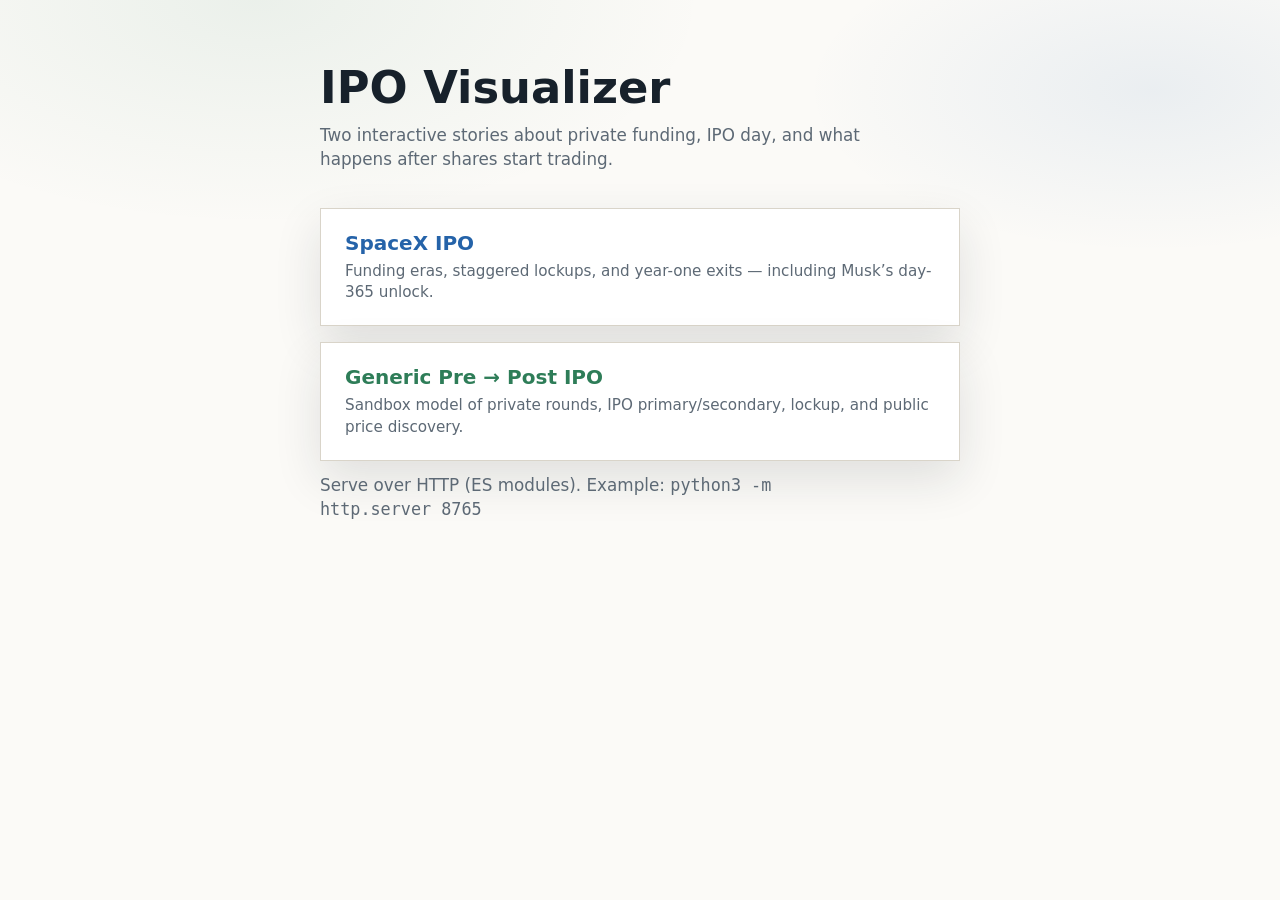
<file: index.html>
<!doctype html>
<html lang="en">
<head>
  <meta charset="utf-8">
  <meta name="viewport" content="width=device-width, initial-scale=1">
  <title>IPO Visualizer</title>
  <link rel="stylesheet" href="css/landing.css">
</head>
<body>
  <main class="landing">
    <h1>IPO Visualizer</h1>
    <p>Two interactive stories about private funding, IPO day, and what happens after shares start trading.</p>

    <div class="cards">
      <a class="card spacex" href="spacex.html">
        <strong>SpaceX IPO</strong>
        <span>Funding eras, staggered lockups, and year-one exits — including Musk’s day-365 unlock.</span>
      </a>
      <a class="card generic" href="generic.html">
        <strong>Generic Pre → Post IPO</strong>
        <span>Sandbox model of private rounds, IPO primary/secondary, lockup, and public price discovery.</span>
      </a>
    </div>

    <p class="note">Serve over HTTP (ES modules). Example: <code>python3 -m http.server 8765</code></p>
  </main>
</body>
</html>
</file>
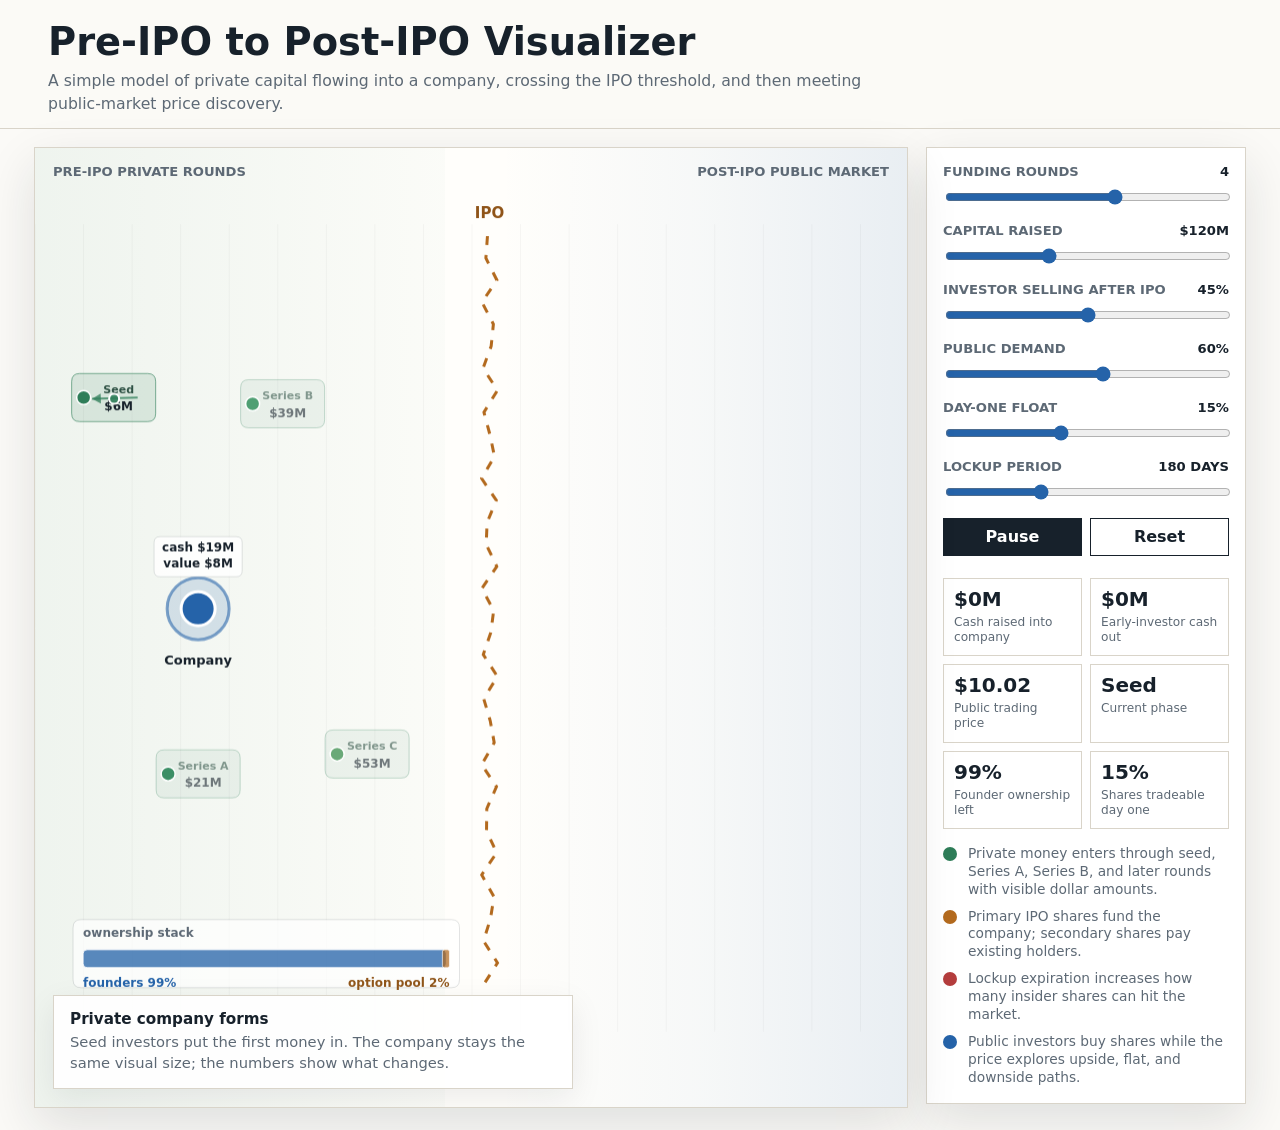
<file: generic.html>
<!doctype html>
<html lang="en">
<head>
  <meta charset="utf-8">
  <meta name="viewport" content="width=device-width, initial-scale=1">
  <title>Pre-IPO to Post-IPO Visualizer</title>
  <link rel="stylesheet" href="css/base.css">
  <link rel="stylesheet" href="css/generic.css">
</head>
<body>
  <main>
    <header>
      <h1>Pre-IPO to Post-IPO Visualizer</h1>
      <p class="subhead">A simple model of private capital flowing into a company, crossing the IPO threshold, and then meeting public-market price discovery.</p>
    </header>

    <section class="app" aria-label="IPO visualizer">
      <div class="stage-wrap">
        <div class="legend">
          <span>Pre-IPO private rounds</span>
          <span>Post-IPO public market</span>
        </div>
        <canvas id="stage" aria-label="Animated diagram of private funding rounds and public market trading"></canvas>
        <div class="callout" aria-live="polite">
          <strong id="callout-title">Private company forms</strong>
          <span id="callout-copy">The company starts as a small dot. Early believers provide capital before the stock is public.</span>
        </div>
      </div>

      <aside>
        <div class="controls">
          <div class="control">
            <label for="rounds">Funding rounds <output id="rounds-out">4</output></label>
            <input id="rounds" type="range" min="1" max="6" value="4">
          </div>

          <div class="control">
            <label for="capital">Capital raised <output id="capital-out">$120M</output></label>
            <input id="capital" type="range" min="20" max="300" step="10" value="120">
          </div>

          <div class="control">
            <label for="selloff">Investor selling after IPO <output id="selloff-out">45%</output></label>
            <input id="selloff" type="range" min="0" max="90" step="5" value="45">
          </div>

          <div class="control">
            <label for="demand">Public demand <output id="demand-out">60%</output></label>
            <input id="demand" type="range" min="10" max="100" step="5" value="60">
          </div>

          <div class="control">
            <label for="float">Day-one float <output id="float-out">15%</output></label>
            <input id="float" type="range" min="5" max="30" step="1" value="15">
          </div>

          <div class="control">
            <label for="lockup">Lockup period <output id="lockup-out">180 days</output></label>
            <input id="lockup" type="range" min="90" max="365" step="15" value="180">
          </div>

          <div class="buttons">
            <button id="play">Play</button>
            <button id="reset" class="secondary">Reset</button>
          </div>

          <div class="metrics">
            <div class="metric">
              <b id="value">$0M</b>
              <span>Cash raised into company</span>
            </div>
            <div class="metric">
              <b id="pressure">0%</b>
              <span>Early-investor cash out</span>
            </div>
            <div class="metric">
              <b id="price">$10.00</b>
              <span>Public trading price</span>
            </div>
            <div class="metric">
              <b id="phase">Seed</b>
              <span>Current phase</span>
            </div>
            <div class="metric">
              <b id="ownership">100%</b>
              <span>Founder ownership left</span>
            </div>
            <div class="metric">
              <b id="float-metric">15%</b>
              <span>Shares tradeable day one</span>
            </div>
          </div>
        </div>

        <div class="key">
          <div class="key-row"><i class="swatch green"></i><span>Private money enters through seed, Series A, Series B, and later rounds with visible dollar amounts.</span></div>
          <div class="key-row"><i class="swatch gold"></i><span>Primary IPO shares fund the company; secondary shares pay existing holders.</span></div>
          <div class="key-row"><i class="swatch red"></i><span>Lockup expiration increases how many insider shares can hit the market.</span></div>
          <div class="key-row"><i class="swatch"></i><span>Public investors buy shares while the price explores upside, flat, and downside paths.</span></div>
        </div>
      </aside>
    </section>
  </main>

  <script type="module" src="js/generic/main.js"></script>
</body>
</html>
</file>
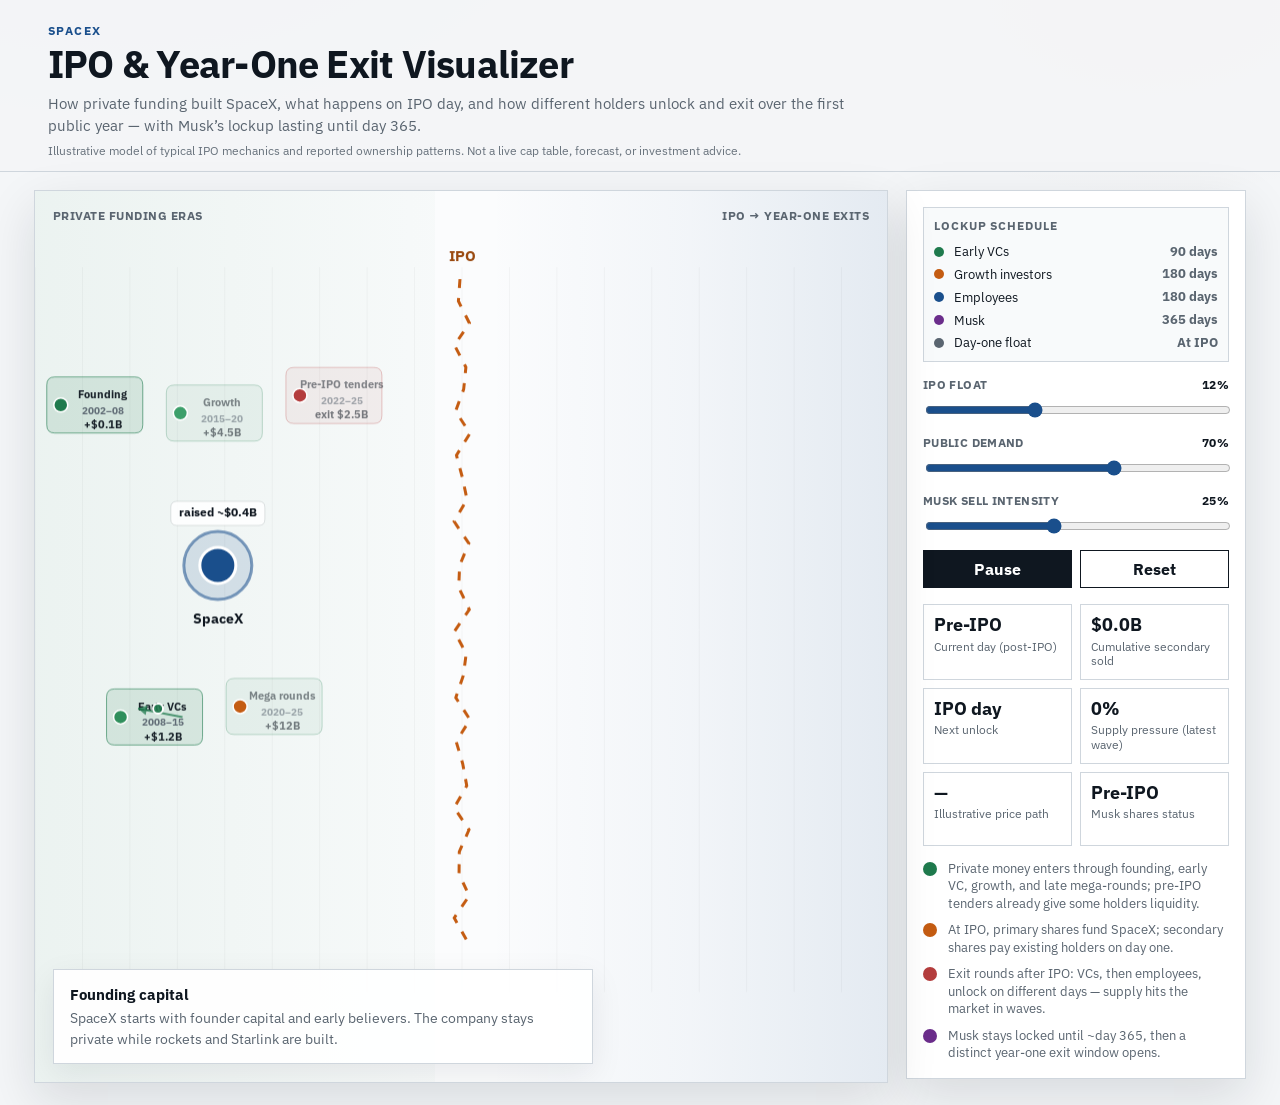
<file: spacex.html>
<!doctype html>
<html lang="en">
<head>
  <meta charset="utf-8">
  <meta name="viewport" content="width=device-width, initial-scale=1">
  <title>SpaceX IPO Visualizer</title>
  <link rel="preconnect" href="https://fonts.googleapis.com">
  <link rel="preconnect" href="https://fonts.gstatic.com" crossorigin>
  <link href="https://fonts.googleapis.com/css2?family=IBM+Plex+Sans:wght@400;600;700;800&display=swap" rel="stylesheet">
  <link rel="stylesheet" href="css/base.css">
  <link rel="stylesheet" href="css/spacex.css">
</head>
<body>
  <main>
    <header>
      <p class="brand">SpaceX</p>
      <h1>IPO &amp; Year-One Exit Visualizer</h1>
      <p class="subhead">How private funding built SpaceX, what happens on IPO day, and how different holders unlock and exit over the first public year — with Musk’s lockup lasting until day 365.</p>
      <p class="disclaimer">Illustrative model of typical IPO mechanics and reported ownership patterns. Not a live cap table, forecast, or investment advice.</p>
    </header>

    <section class="app" aria-label="SpaceX IPO visualizer">
      <div class="stage-wrap">
        <div class="legend">
          <span>Private funding eras</span>
          <span>IPO → year-one exits</span>
        </div>
        <canvas id="stage" aria-label="Animated diagram of SpaceX funding rounds and staggered post-IPO exits"></canvas>
        <div class="callout" aria-live="polite">
          <strong id="callout-title">Founding capital</strong>
          <span id="callout-copy">SpaceX starts with founder capital and early believers. The company stays private for decades of funding before any IPO.</span>
        </div>
      </div>

      <aside>
        <div class="controls">
          <div class="schedule" aria-label="Lockup schedule">
            <h2>Lockup schedule</h2>
            <div class="schedule-row"><i class="dot" style="background:#1f7a4d"></i><span>Early VCs</span><span>90 days</span></div>
            <div class="schedule-row"><i class="dot" style="background:#c45c12"></i><span>Growth investors</span><span>180 days</span></div>
            <div class="schedule-row"><i class="dot" style="background:#1a4f8c"></i><span>Employees</span><span>180 days</span></div>
            <div class="schedule-row"><i class="dot" style="background:#6b2d8b"></i><span>Musk</span><span>365 days</span></div>
            <div class="schedule-row"><i class="dot" style="background:#5a6570"></i><span>Day-one float</span><span>At IPO</span></div>
          </div>

          <div class="control">
            <label for="float">IPO float <output id="float-out">12%</output></label>
            <input id="float" type="range" min="5" max="25" step="1" value="12">
          </div>

          <div class="control">
            <label for="demand">Public demand <output id="demand-out">70%</output></label>
            <input id="demand" type="range" min="20" max="100" step="5" value="70">
          </div>

          <div class="control">
            <label for="musk-sell">Musk sell intensity <output id="musk-sell-out">25%</output></label>
            <input id="musk-sell" type="range" min="0" max="60" step="5" value="25">
          </div>

          <div class="buttons">
            <button id="play">Pause</button>
            <button id="reset" class="secondary">Reset</button>
          </div>

          <div class="metrics">
            <div class="metric">
              <b id="day-metric">Pre-IPO</b>
              <span>Current day (post-IPO)</span>
            </div>
            <div class="metric">
              <b id="secondary">$0B</b>
              <span>Cumulative secondary sold</span>
            </div>
            <div class="metric">
              <b id="next-unlock">—</b>
              <span>Next unlock</span>
            </div>
            <div class="metric">
              <b id="pressure">0%</b>
              <span>Supply pressure (latest wave)</span>
            </div>
            <div class="metric">
              <b id="price">—</b>
              <span>Illustrative price path</span>
            </div>
            <div class="metric">
              <b id="musk-lock">Locked</b>
              <span>Musk shares status</span>
            </div>
          </div>
        </div>

        <div class="key">
          <div class="key-row"><i class="swatch green"></i><span>Private money enters through founding, early VC, growth, and late mega-rounds; pre-IPO tenders already give some holders liquidity.</span></div>
          <div class="key-row"><i class="swatch gold"></i><span>At IPO, primary shares fund SpaceX; secondary shares pay existing holders on day one.</span></div>
          <div class="key-row"><i class="swatch red"></i><span>Exit rounds after IPO: VCs, then employees, unlock on different days — supply hits the market in waves.</span></div>
          <div class="key-row"><i class="swatch musk"></i><span>Musk stays locked until ~day 365, then a distinct year-one exit window opens.</span></div>
        </div>
      </aside>
    </section>
  </main>

  <script type="module" src="js/spacex/main.js"></script>
</body>
</html>
</file>
<file: css/landing.css>
:root {
  --ink: #17212b;
  --muted: #5d6975;
  --paper: #fbfaf7;
  --line: #d9d4c9;
  --blue: #2563a9;
  --green: #2e7d58;
  --gold: #b36a1e;
  --panel: #ffffff;
  --shadow: 0 18px 48px rgba(23, 33, 43, 0.12);
  --font: Inter, ui-sans-serif, system-ui, -apple-system, BlinkMacSystemFont, "Segoe UI", sans-serif;
}

* {
  box-sizing: border-box;
}

body {
  margin: 0;
  min-height: 100vh;
  background:
    radial-gradient(ellipse 70% 50% at 20% 0%, rgba(46, 125, 88, 0.08), transparent 50%),
    radial-gradient(ellipse 60% 40% at 90% 10%, rgba(37, 99, 169, 0.08), transparent 45%),
    var(--paper);
  color: var(--ink);
  font-family: var(--font);
}

.landing {
  max-width: 720px;
  margin: 0 auto;
  padding: 64px clamp(18px, 4vw, 40px) 48px;
}

.landing h1 {
  margin: 0;
  font-size: clamp(2rem, 4vw, 2.8rem);
  line-height: 1.05;
}

.landing p {
  margin: 12px 0 0;
  max-width: 540px;
  color: var(--muted);
  font-size: 1.05rem;
  line-height: 1.45;
}

.cards {
  display: grid;
  gap: 16px;
  margin-top: 36px;
}

.card {
  display: block;
  padding: 22px 24px;
  border: 1px solid var(--line);
  background: var(--panel);
  box-shadow: var(--shadow);
  text-decoration: none;
  color: inherit;
  transition: border-color 0.15s ease, transform 0.15s ease;
}

.card:hover {
  border-color: var(--blue);
  transform: translateY(-2px);
}

.card strong {
  display: block;
  font-size: 1.25rem;
  margin-bottom: 6px;
}

.card span {
  display: block;
  color: var(--muted);
  font-size: 0.95rem;
  line-height: 1.4;
}

.card.spacex strong {
  color: var(--blue);
}

.card.generic strong {
  color: var(--green);
}

.note {
  margin-top: 28px;
  font-size: 0.82rem;
  color: var(--muted);
}
</file>
<file: css/base.css>
* {
  box-sizing: border-box;
}

body {
  margin: 0;
  background: var(--paper);
  color: var(--ink);
  font-family: var(--font);
}

main {
  min-height: 100vh;
  display: grid;
  grid-template-rows: auto 1fr;
}

header {
  padding: 22px clamp(18px, 4vw, 48px) 12px;
  border-bottom: 1px solid var(--line);
  background: var(--header-bg);
}

h1 {
  margin: 0;
  font-size: clamp(1.55rem, 3vw, 2.55rem);
  line-height: 1.05;
  letter-spacing: var(--h1-tracking, 0);
}

.subhead {
  margin: 8px 0 0;
  max-width: 820px;
  color: var(--muted);
  font-size: 0.98rem;
  line-height: 1.45;
}

.disclaimer {
  margin: 6px 0 0;
  max-width: 820px;
  color: var(--muted);
  font-size: 0.78rem;
  line-height: 1.35;
  opacity: 0.9;
}

.brand {
  margin: 0 0 6px;
  font-size: 0.78rem;
  font-weight: 800;
  letter-spacing: 0.12em;
  text-transform: uppercase;
  color: var(--blue);
}

.app {
  display: grid;
  grid-template-columns: minmax(0, 1fr) var(--aside-width, 320px);
  gap: 18px;
  padding: 18px clamp(14px, 3vw, 34px) 24px;
  min-height: 0;
}

.stage-wrap {
  position: relative;
  min-height: var(--stage-min-height, 620px);
  border: 1px solid var(--line);
  background: var(--stage-bg);
  overflow: hidden;
  box-shadow: var(--shadow);
}

canvas {
  width: 100%;
  height: 100%;
  display: block;
}

.legend {
  position: absolute;
  left: 18px;
  right: 18px;
  top: 16px;
  display: flex;
  justify-content: space-between;
  pointer-events: none;
  color: var(--muted);
  font-size: 0.82rem;
  font-weight: 700;
  text-transform: uppercase;
  letter-spacing: var(--legend-tracking, 0);
}

.callout {
  position: absolute;
  left: 18px;
  bottom: 18px;
  width: min(540px, calc(100% - 36px));
  padding: 14px 16px;
  border: 1px solid var(--line);
  background: rgba(255, 255, 255, 0.92);
  box-shadow: 0 10px 30px rgba(15, 23, 32, 0.08);
}

.callout strong {
  display: block;
  margin-bottom: 4px;
  font-size: 0.95rem;
}

.callout span {
  display: block;
  color: var(--muted);
  font-size: 0.9rem;
  line-height: 1.4;
}

aside {
  align-self: start;
  border: 1px solid var(--line);
  background: var(--panel);
  box-shadow: var(--shadow);
  padding: 16px;
}

.controls {
  display: grid;
  gap: 14px;
}

.control {
  display: grid;
  gap: 8px;
}

label {
  display: flex;
  align-items: baseline;
  justify-content: space-between;
  gap: 12px;
  color: var(--muted);
  font-size: 0.78rem;
  font-weight: 700;
  text-transform: uppercase;
  letter-spacing: 0.03em;
}

output {
  color: var(--ink);
  font-variant-numeric: tabular-nums;
}

input[type="range"] {
  width: 100%;
  accent-color: var(--blue);
}

.buttons {
  display: grid;
  grid-template-columns: 1fr 1fr;
  gap: 8px;
}

button {
  border: 1px solid var(--ink);
  background: var(--ink);
  color: white;
  min-height: 38px;
  font: inherit;
  font-weight: 750;
  cursor: pointer;
}

button.secondary {
  background: white;
  color: var(--ink);
}

.schedule {
  display: grid;
  gap: 6px;
  padding: 10px;
  border: 1px solid var(--line);
  background: #f8fafb;
}

.schedule h2 {
  margin: 0 0 4px;
  font-size: 0.72rem;
  font-weight: 800;
  letter-spacing: 0.08em;
  text-transform: uppercase;
  color: var(--muted);
}

.schedule-row {
  display: grid;
  grid-template-columns: 12px 1fr auto;
  gap: 8px;
  align-items: center;
  font-size: 0.84rem;
  line-height: 1.25;
}

.schedule-row span:last-child {
  font-variant-numeric: tabular-nums;
  color: var(--muted);
  font-weight: 700;
  font-size: 0.8rem;
}

.dot {
  width: 10px;
  height: 10px;
  border-radius: 50%;
}

.metrics {
  display: grid;
  grid-template-columns: 1fr 1fr;
  gap: 8px;
  margin-top: 2px;
}

.metric {
  border: 1px solid var(--line);
  padding: 10px;
  min-height: 74px;
}

.metric b {
  display: block;
  font-size: 1.15rem;
  line-height: 1.05;
  font-variant-numeric: tabular-nums;
}

.metric span {
  display: block;
  margin-top: 5px;
  color: var(--muted);
  font-size: 0.74rem;
  line-height: 1.25;
}

.key {
  margin-top: 14px;
  display: grid;
  gap: 9px;
  color: var(--muted);
  font-size: 0.84rem;
  line-height: 1.3;
}

.key-row {
  display: grid;
  grid-template-columns: 16px 1fr;
  gap: 9px;
  align-items: start;
}

.swatch {
  width: 14px;
  height: 14px;
  margin-top: 2px;
  border-radius: 50%;
  background: var(--blue);
}

.swatch.green { background: var(--green); }
.swatch.gold { background: var(--gold); }
.swatch.red { background: var(--red); }
.swatch.musk { background: var(--musk, #6b2d8b); }

@media (max-width: 900px) {
  .app {
    grid-template-columns: 1fr;
  }

  .stage-wrap {
    min-height: 560px;
  }

  aside {
    order: -1;
  }
}

@media (max-width: 560px) {
  header {
    padding-top: 16px;
  }

  .stage-wrap {
    min-height: 500px;
  }

  .legend {
    font-size: 0.7rem;
  }

  .callout {
    padding: 12px;
  }
}
</file>
<file: css/generic.css>
:root {
  --ink: #17212b;
  --muted: #5d6975;
  --paper: #fbfaf7;
  --line: #d9d4c9;
  --green: #2e7d58;
  --gold: #b36a1e;
  --blue: #2563a9;
  --red: #b43d3d;
  --panel: #ffffff;
  --shadow: 0 18px 48px rgba(23, 33, 43, 0.12);
  --font: Inter, ui-sans-serif, system-ui, -apple-system, BlinkMacSystemFont, "Segoe UI", sans-serif;
  --header-bg: rgba(251, 250, 247, 0.92);
  --aside-width: 320px;
  --stage-min-height: 620px;
  --stage-bg:
    linear-gradient(90deg, rgba(46, 125, 88, 0.08), rgba(46, 125, 88, 0.02) 47%, transparent 47%),
    linear-gradient(90deg, transparent 53%, rgba(37, 99, 169, 0.04), rgba(37, 99, 169, 0.10)),
    #fffefb;
}

.controls {
  gap: 16px;
}

.metrics {
  margin-top: 6px;
}

.metric b {
  font-size: 1.25rem;
}

.metric span {
  font-size: 0.76rem;
}

.key {
  margin-top: 16px;
  font-size: 0.86rem;
}

.callout {
  width: min(520px, calc(100% - 36px));
}

.callout span {
  font-size: 0.92rem;
}

label {
  font-size: 0.82rem;
  letter-spacing: 0;
}
</file>
<file: css/spacex.css>
:root {
  --ink: #0f1720;
  --muted: #5a6570;
  --paper: #f4f6f8;
  --line: #cfd6dd;
  --green: #1f7a4d;
  --gold: #c45c12;
  --blue: #1a4f8c;
  --red: #b43d3d;
  --musk: #6b2d8b;
  --panel: #ffffff;
  --shadow: 0 18px 48px rgba(15, 23, 32, 0.12);
  --font: "IBM Plex Sans", "Segoe UI", ui-sans-serif, system-ui, sans-serif;
  --header-bg: rgba(244, 246, 248, 0.9);
  --aside-width: 340px;
  --stage-min-height: 640px;
  --h1-tracking: -0.02em;
  --legend-tracking: 0.04em;
  --stage-bg:
    linear-gradient(90deg, rgba(31, 122, 77, 0.07), rgba(31, 122, 77, 0.02) 47%, transparent 47%),
    linear-gradient(90deg, transparent 53%, rgba(26, 79, 140, 0.04), rgba(26, 79, 140, 0.1)),
    #fbfcfd;
}

body {
  background:
    radial-gradient(ellipse 80% 50% at 10% -10%, rgba(26, 79, 140, 0.08), transparent 50%),
    radial-gradient(ellipse 60% 40% at 90% 0%, rgba(196, 92, 18, 0.06), transparent 45%),
    var(--paper);
}

h1 {
  font-size: clamp(1.55rem, 3vw, 2.45rem);
}

.subhead {
  font-size: 0.95rem;
}

.legend {
  font-size: 0.78rem;
}

.callout {
  background: rgba(255, 255, 255, 0.94);
}

@media (max-width: 900px) {
  .stage-wrap {
    min-height: 580px;
  }
}

@media (max-width: 560px) {
  .stage-wrap {
    min-height: 520px;
  }

  .legend {
    font-size: 0.68rem;
  }
}
</file>
